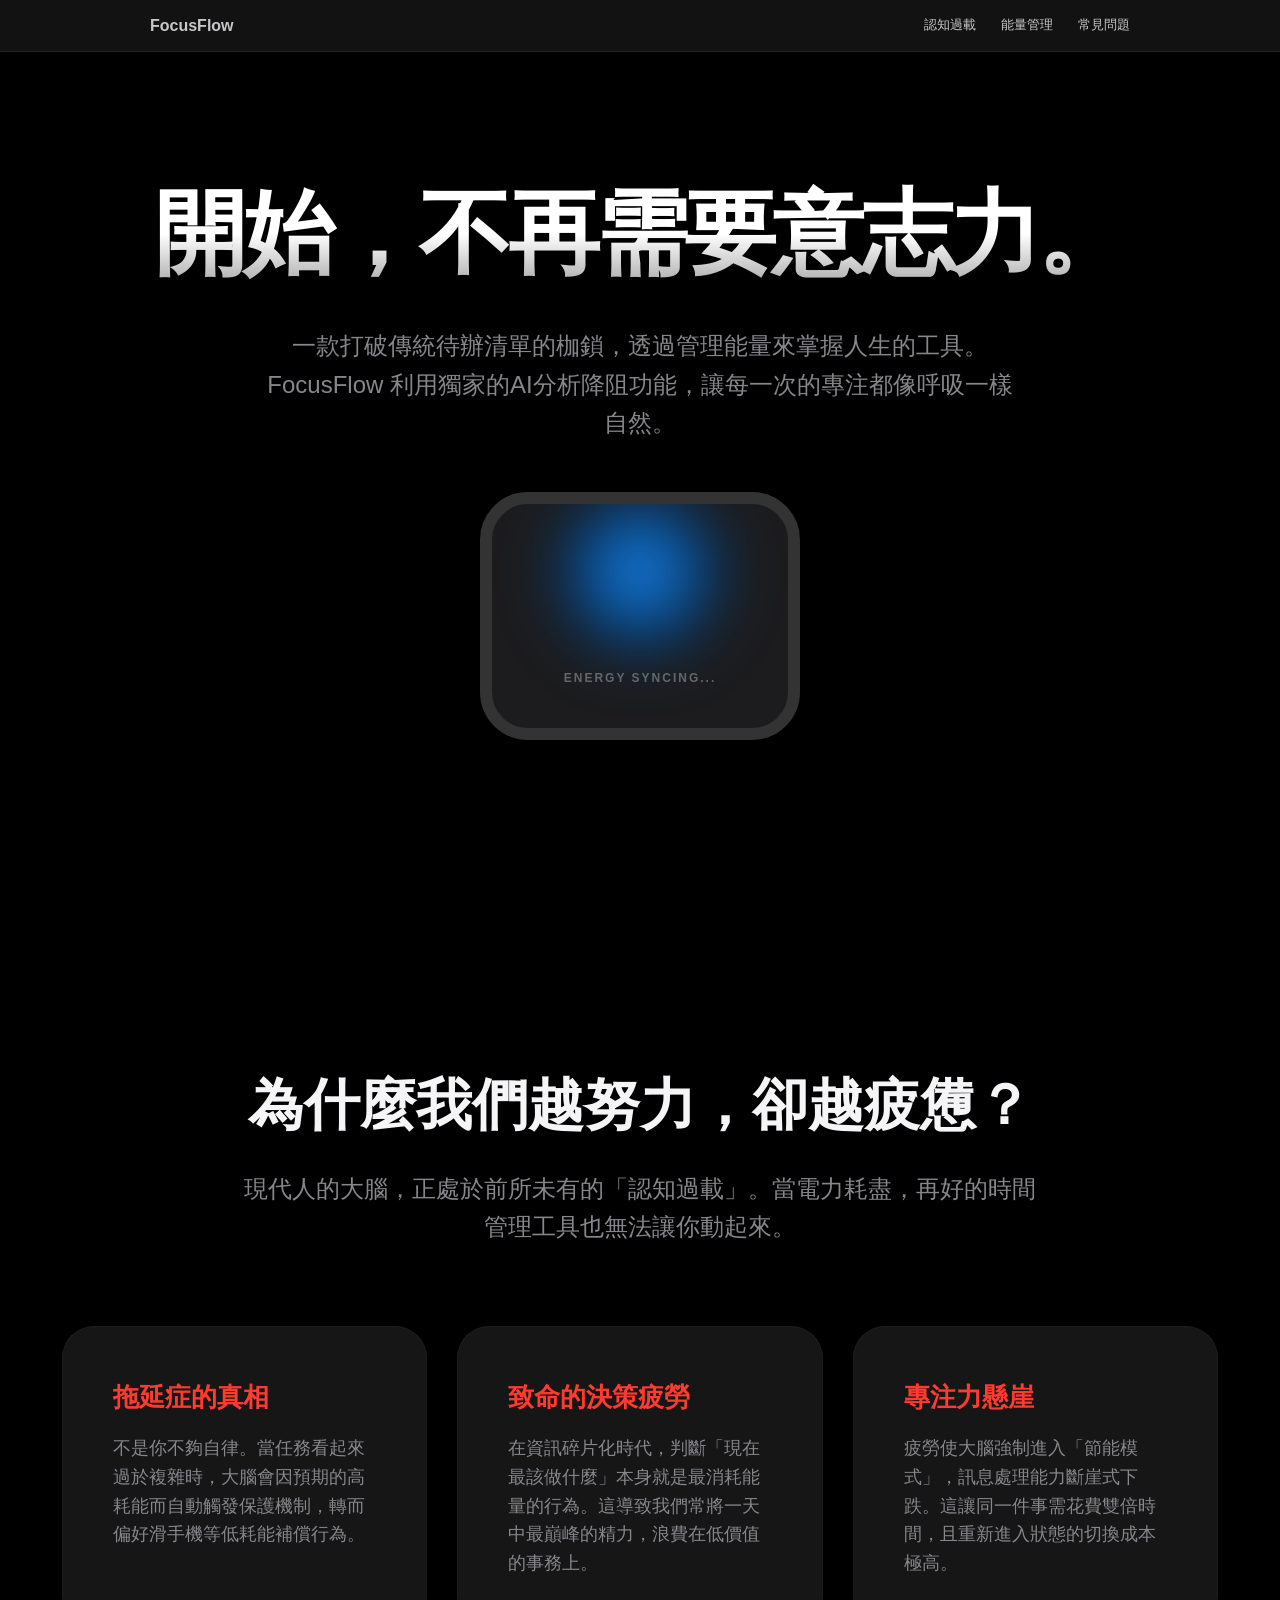
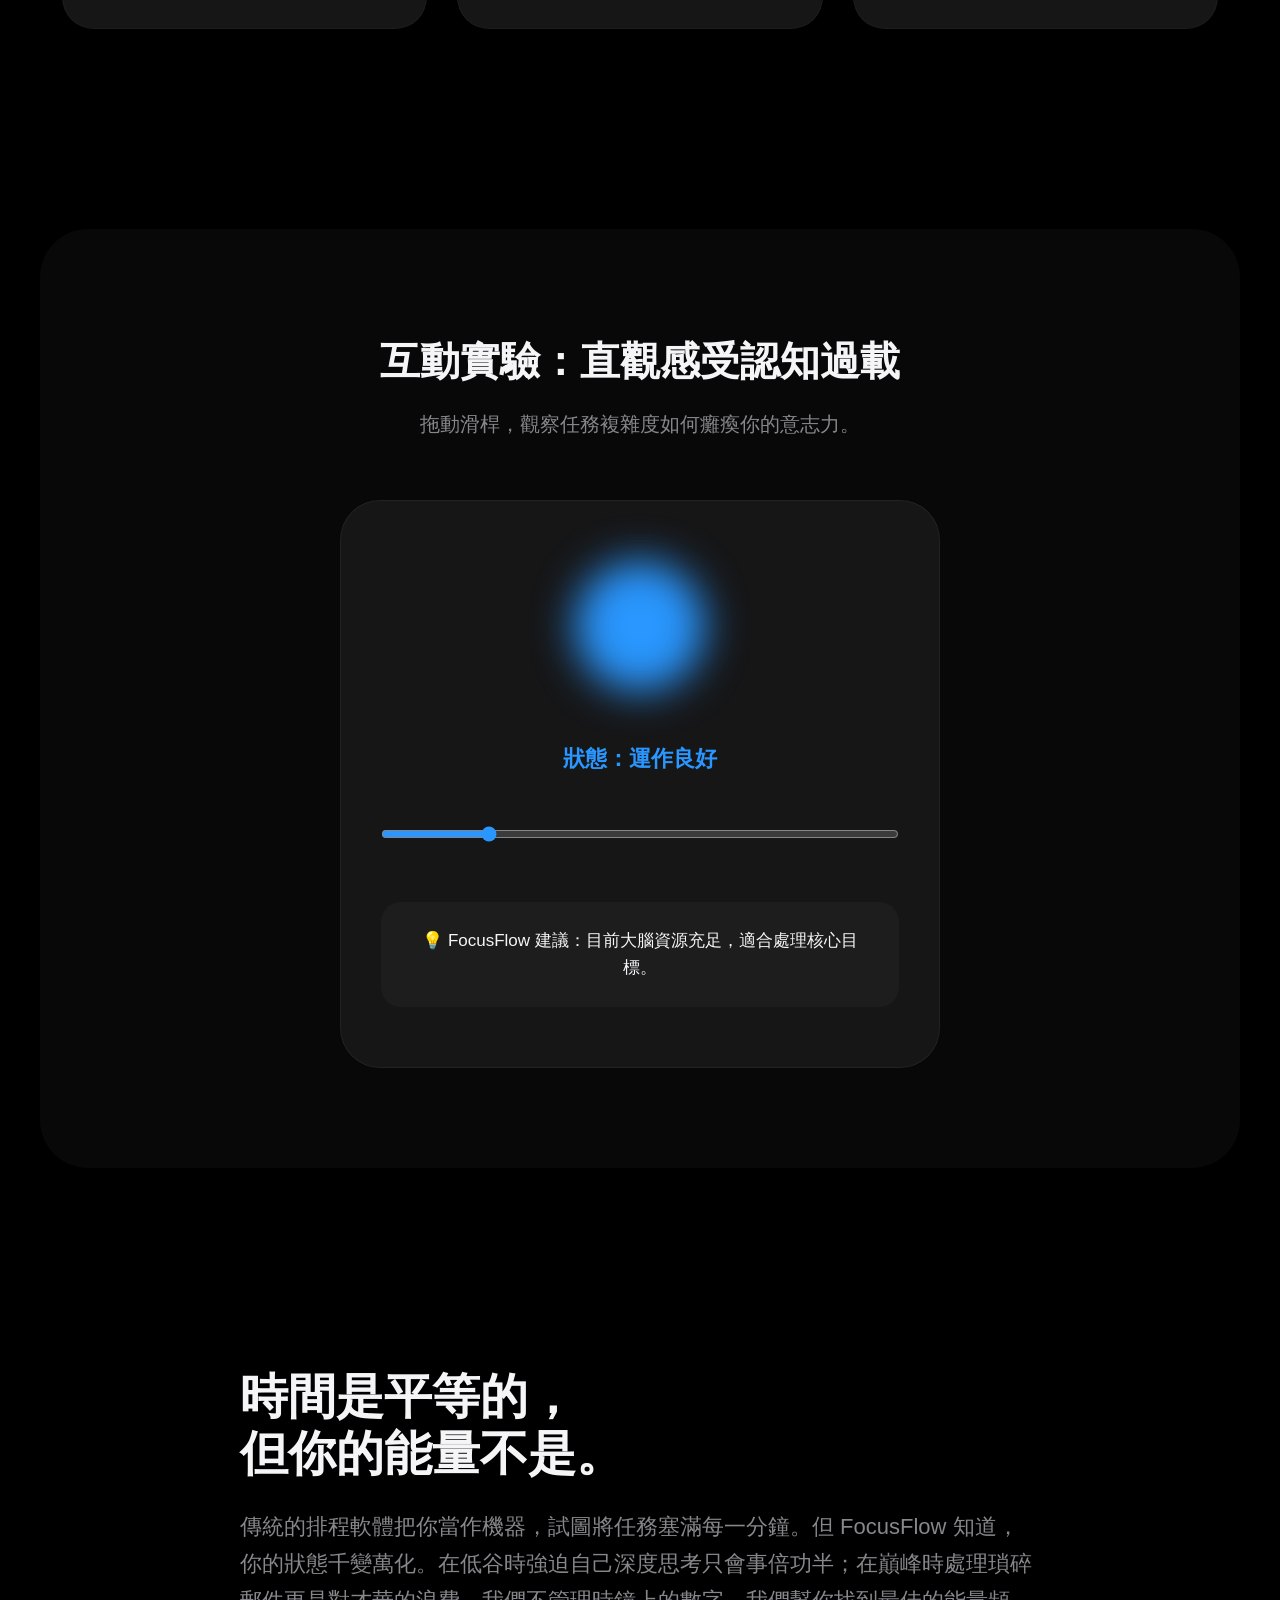
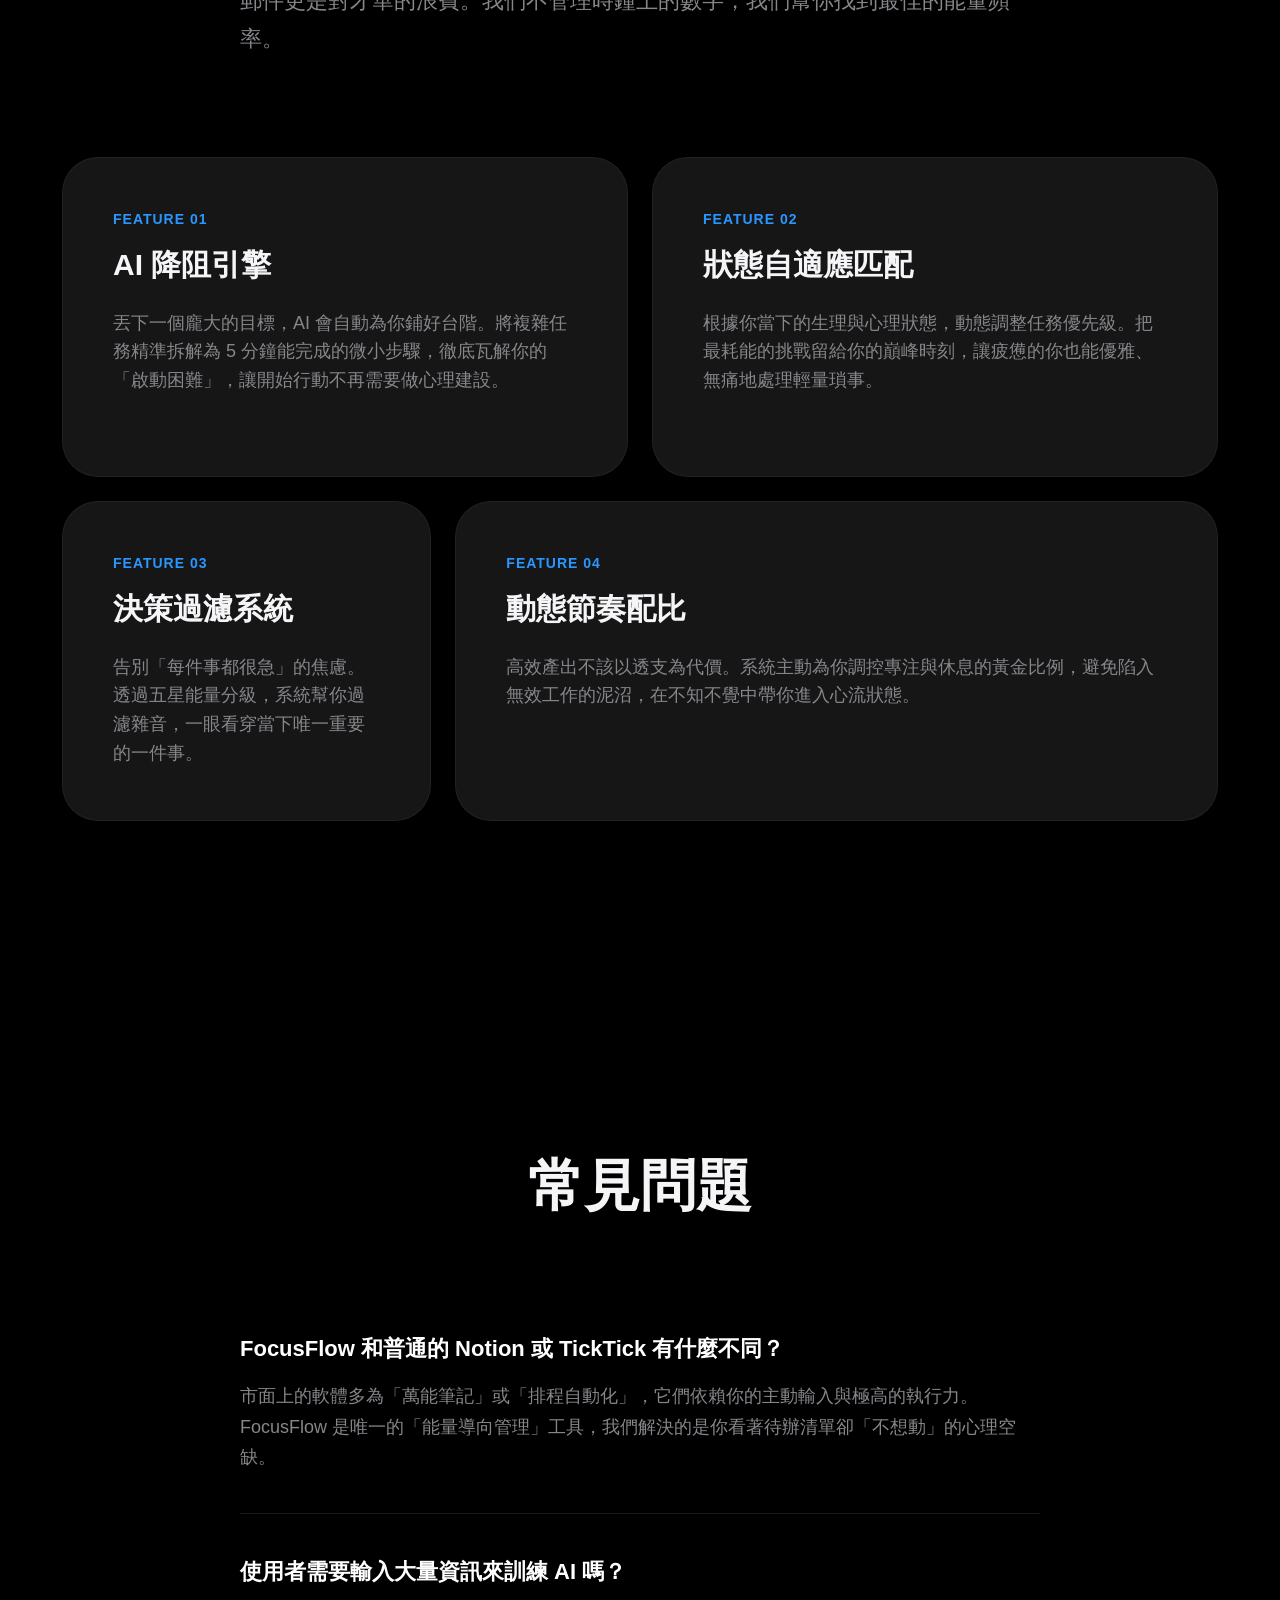
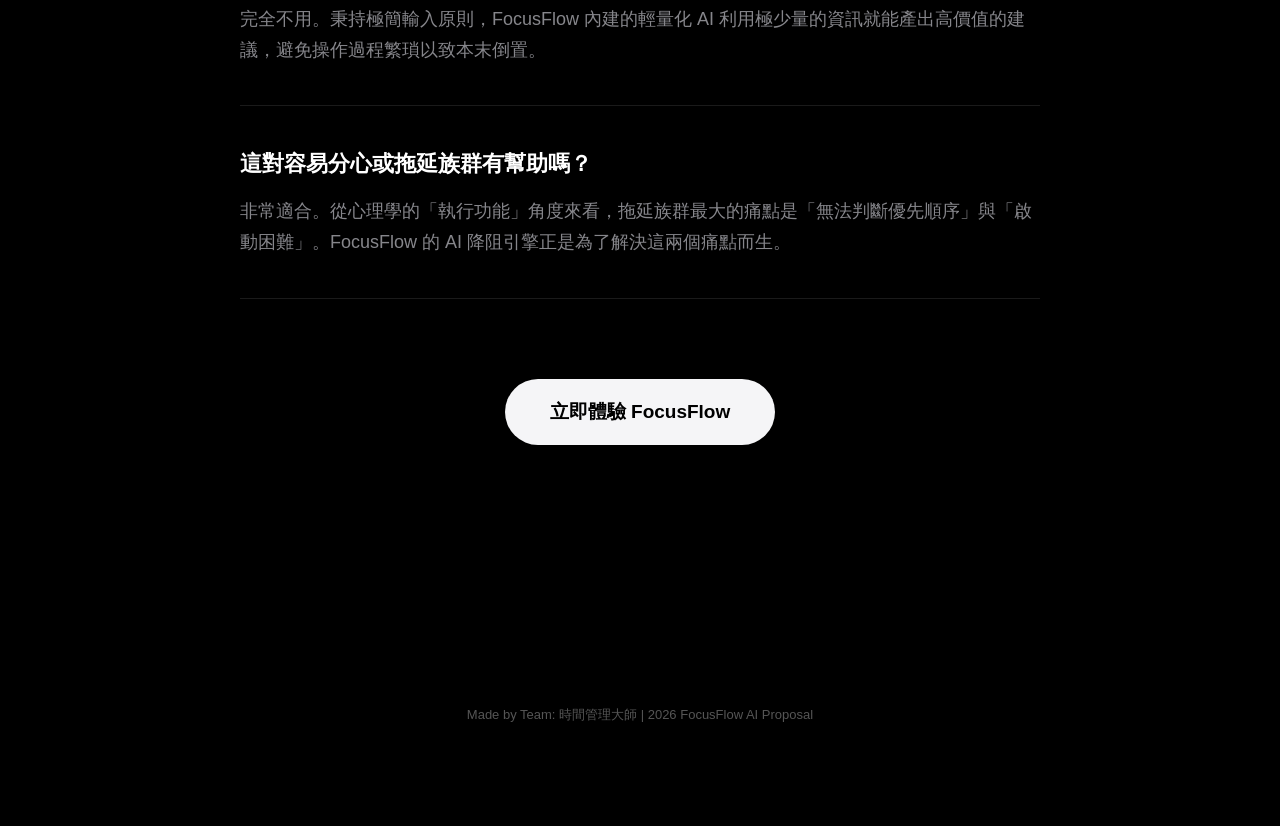
<file: index.html>
<!DOCTYPE html>
<html lang="zh-TW">
<head>
    <meta charset="UTF-8">
    <meta name="viewport" content="width=device-width, initial-scale=1.0">
    <title>FocusFlow AI - 重新定義專注的未來</title>
    <style>
        :root {
            --bg: #000; --text: #f5f5f7; --text-m: #86868b; --accent: #2997ff;
            --glass: rgba(22, 22, 23, 0.85); --card: #161617;
        }
        * { box-sizing: border-box; margin: 0; padding: 0; }
        html { scroll-behavior: smooth; }
        body {
            font-family: -apple-system, BlinkMacSystemFont, "SF Pro TC", "PingFang TC", sans-serif;
            background: var(--bg); color: var(--text); line-height: 1.6;
            -webkit-font-smoothing: antialiased; overflow-x: hidden;
        }

        /* 蘋果級毛玻璃導覽列 */
        nav {
            position: fixed; top: 0; width: 100%; height: 52px;
            background: var(--glass); backdrop-filter: saturate(180%) blur(20px);
            -webkit-backdrop-filter: saturate(180%) blur(20px);
            z-index: 1000; display: flex; justify-content: center;
            border-bottom: 1px solid rgba(255,255,255,0.08);
        }
        .nav-c { width: 100%; max-width: 1024px; display: flex; align-items: center; justify-content: space-between; padding: 0 22px; font-size: 13px; }
        .nav-c a { color: var(--text); text-decoration: none; opacity: 0.8; transition: 0.3s; }
        .nav-c a:hover { opacity: 1; color: var(--accent); }

        /* 滑動揭曉動畫 */
        .reveal { opacity: 0; transform: translateY(40px) scale(0.98); transition: all 1s cubic-bezier(0.15, 0, 0.15, 1); }
        .reveal.active { opacity: 1; transform: translateY(0) scale(1); }

        .section { padding: 160px 22px; max-width: 1200px; margin: 0 auto; text-align: center; }

        /* Hero 區塊 */
        .hero { height: 100vh; display: flex; flex-direction: column; justify-content: center; align-items: center; }
        .hero h1 { font-size: clamp(48px, 12vw, 92px); font-weight: 700; letter-spacing: -0.04em; background: linear-gradient(180deg, #fff 50%, #888 100%); -webkit-background-clip: text; -webkit-text-fill-color: transparent; margin-bottom: 20px; }
        .hero p { font-size: clamp(18px, 2.5vw, 24px); color: var(--text-m); max-width: 750px; margin-bottom: 50px; line-height: 1.6; }

        /* 能量核心 */
        .mockup { width: 320px; height: 550px; background: #1c1c1e; border: 12px solid #333; border-radius: 48px; position: relative; overflow: hidden; box-shadow: 0 50px 100px rgba(0,0,0,0.6); }
        .core { width: 160px; height: 160px; background: radial-gradient(circle, #2997ff, #004488, transparent); filter: blur(30px); border-radius: 50%; position: absolute; top: 30%; left: 50%; transform: translate(-50%, -50%); animation: pulse 4s infinite ease-in-out; }
        @keyframes pulse { 0%, 100% { transform: translate(-50%, -50%) scale(1); opacity: 0.5; } 50% { transform: translate(-50%, -50%) scale(1.4); opacity: 0.9; } }

        /* 痛點區塊 */
        .problem-section { background: #000; }
        .problem-grid { display: grid; grid-template-columns: repeat(auto-fit, minmax(300px, 1fr)); gap: 30px; margin-top: 80px; }
        .p-card { background: var(--card); padding: 50px; border-radius: 32px; text-align: left; border: 1px solid rgba(255,255,255,0.03); }
        .p-card h3 { font-size: 26px; margin-bottom: 15px; color: #ff3b30; font-weight: 600; }
        .p-card p { font-size: 18px; color: var(--text-m); line-height: 1.6; }

        /* --- 互動模擬器樣式 --- */
        .simulator-section { background: #080808; border-radius: 48px; padding: 100px 22px; margin: 40px auto; }
        .sim-box { max-width: 600px; margin: 0 auto; background: #161617; padding: 60px 40px; border-radius: 40px; border: 1px solid rgba(255,255,255,0.05); }
        #brain-orb { width: 130px; height: 130px; background: var(--accent); border-radius: 50%; margin: 0 auto 50px; filter: blur(20px); transition: 0.3s; }
        input[type=range] { width: 100%; accent-color: var(--accent); margin: 20px 0; cursor: pointer; }

        /* 核心哲學 */
        .philosophy { max-width: 800px; margin: 0 auto 100px; text-align: left; }
        .philosophy h2 { font-size: 48px; margin-bottom: 25px; line-height: 1.2; }
        .philosophy p { font-size: 22px; color: var(--text-m); line-height: 1.7; }

        /* Bento Grid 功能區塊 */
        .bento { display: grid; grid-template-columns: repeat(6, 1fr); grid-auto-rows: minmax(320px, auto); gap: 24px; margin-top: 40px; }
        .b-item { background: var(--card); border-radius: 36px; padding: 50px; text-align: left; transition: 0.4s cubic-bezier(0.4, 0, 0.2, 1); border: 1px solid rgba(255,255,255,0.05); }
        .b-item:hover { transform: translateY(-10px); border-color: var(--accent); box-shadow: 0 20px 40px rgba(0,0,0,0.4); }
        .b-item h3 { font-size: 30px; margin-bottom: 20px; font-weight: 600; }
        .b-item p { font-size: 18px; color: var(--text-m); line-height: 1.6; }
        
        .b-1 { grid-column: 1 / 4; }
        .b-2 { grid-column: 4 / 7; }
        .b-3 { grid-column: 1 / 3; }
        .b-4 { grid-column: 3 / 7; }

        /* FAQ */
        .faq { max-width: 800px; margin: 0 auto; text-align: left; }
        .faq-i { border-bottom: 1px solid rgba(255,255,255,0.1); padding: 40px 0; }
        .faq-i h4 { font-size: 22px; margin-bottom: 15px; color: #fff; font-weight: 600; }
        .faq-i p { font-size: 18px; color: var(--text-m); line-height: 1.7; }

        .btn { background: var(--text); color: #000; padding: 18px 45px; border-radius: 980px; font-size: 19px; font-weight: 600; text-decoration: none; display: inline-block; transition: 0.3s; margin-top: 80px; }
        .btn:hover { transform: scale(1.05); background: #fff; }

        @media (max-width: 768px) {
            .bento { grid-template-columns: 1fr; }
            .b-1, .b-2, .b-3, .b-4 { grid-column: 1 / -1; }
            .b-item { padding: 40px; }
        }
    </style>
</head>
<body>
    <nav><div class="nav-c">
        <a href="#" style="font-weight: 600; font-size: 16px;">FocusFlow</a>
        <div style="display:flex; gap:25px;">
            <a href="#problem">認知過載</a>
            <a href="#features">能量管理</a>
            <a href="#faq">常見問題</a>
        </div>
    </div></nav>

    <header class="section hero">
        <h1 class="reveal">開始，不再需要意志力。</h1>
        <p class="reveal">一款打破傳統待辦清單的枷鎖，透過管理能量來掌握人生的工具。FocusFlow 利用獨家的AI分析降阻功能，讓每一次的專注都像呼吸一樣自然。</p>
        <div class="mockup reveal">
            <div class="core"></div>
            <div style="position:absolute; bottom:40px; width:100%; text-align:center; color:#666; font-size:12px; letter-spacing:2px; font-weight:600;">ENERGY SYNCING...</div>
        </div>
    </header>

    <section id="problem" class="section problem-section">
        <h2 class="reveal" style="font-size: 56px; margin-bottom: 20px; font-weight: 700;">為什麼我們越努力，卻越疲憊？</h2>
        <p class="reveal" style="color:var(--text-m); font-size: 24px; max-width: 800px; margin: 0 auto;">現代人的大腦，正處於前所未有的「認知過載」。當電力耗盡，再好的時間管理工具也無法讓你動起來。</p>
        
        <div class="problem-grid">
            <div class="p-card reveal">
                <h3>拖延症的真相</h3>
                <p>不是你不夠自律。當任務看起來過於複雜時，大腦會因預期的高耗能而自動觸發保護機制，轉而偏好滑手機等低耗能補償行為。</p>
            </div>
            <div class="p-card reveal">
                <h3>致命的決策疲勞</h3>
                <p>在資訊碎片化時代，判斷「現在最該做什麼」本身就是最消耗能量的行為。這導致我們常將一天中最巔峰的精力，浪費在低價值的事務上。</p>
            </div>
            <div class="p-card reveal">
                <h3>專注力懸崖</h3>
                <p>疲勞使大腦強制進入「節能模式」，訊息處理能力斷崖式下跌。這讓同一件事需花費雙倍時間，且重新進入狀態的切換成本極高。</p>
            </div>
        </div>
    </section>

    <section class="section simulator-section reveal">
        <h2 style="font-size: 40px; font-weight: 700; margin-bottom: 15px;">互動實驗：直觀感受認知過載</h2>
        <p style="color: var(--text-m); font-size: 20px; margin-bottom: 60px;">拖動滑桿，觀察任務複雜度如何癱瘓你的意志力。</p>
        <div class="sim-box">
            <div id="brain-orb"></div>
            <div id="status-label" style="font-size: 22px; font-weight: 700; margin-bottom: 30px; color: var(--accent);">狀態：運作良好</div>
            <input type="range" id="stress-range" min="0" max="100" value="20">
            <div id="ai-msg" style="margin-top: 40px; font-size: 17px; background: rgba(255,255,255,0.03); padding: 25px; border-radius: 20px; min-height: 80px;">
                💡 FocusFlow 建議：目前大腦資源充足，適合處理核心目標。
            </div>
        </div>
    </section>

    <section id="features" class="section">
        <div class="philosophy reveal">
            <h2>時間是平等的，<br>但你的能量不是。</h2>
            <p>傳統的排程軟體把你當作機器，試圖將任務塞滿每一分鐘。但 FocusFlow 知道，你的狀態千變萬化。在低谷時強迫自己深度思考只會事倍功半；在巔峰時處理瑣碎郵件更是對才華的浪費。我們不管理時鐘上的數字，我們幫你找到最佳的能量頻率。</p>
        </div>

        <div class="bento">
            <div class="b-item b-1 reveal">
                <span style="color:var(--accent); font-size:14px; font-weight:700; letter-spacing:1px; display:block; margin-bottom:10px;">FEATURE 01</span>
                <h3>AI 降阻引擎</h3>
                <p>丟下一個龐大的目標，AI 會自動為你鋪好台階。將複雜任務精準拆解為 5 分鐘能完成的微小步驟，徹底瓦解你的「啟動困難」，讓開始行動不再需要做心理建設。</p>
            </div>
            <div class="b-item b-2 reveal">
                <span style="color:var(--accent); font-size:14px; font-weight:700; letter-spacing:1px; display:block; margin-bottom:10px;">FEATURE 02</span>
                <h3>狀態自適應匹配</h3>
                <p>根據你當下的生理與心理狀態，動態調整任務優先級。把最耗能的挑戰留給你的巔峰時刻，讓疲憊的你也能優雅、無痛地處理輕量瑣事。</p>
            </div>
            <div class="b-item b-3 reveal">
                <span style="color:var(--accent); font-size:14px; font-weight:700; letter-spacing:1px; display:block; margin-bottom:10px;">FEATURE 03</span>
                <h3>決策過濾系統</h3>
                <p>告別「每件事都很急」的焦慮。透過五星能量分級，系統幫你過濾雜音，一眼看穿當下唯一重要的一件事。</p>
            </div>
            <div class="b-item b-4 reveal">
                <span style="color:var(--accent); font-size:14px; font-weight:700; letter-spacing:1px; display:block; margin-bottom:10px;">FEATURE 04</span>
                <h3>動態節奏配比</h3>
                <p>高效產出不該以透支為代價。系統主動為你調控專注與休息的黃金比例，避免陷入無效工作的泥沼，在不知不覺中帶你進入心流狀態。</p>
            </div>
        </div>
    </section>

    <section id="faq" class="section">
        <h2 class="reveal" style="font-size: 56px; margin-bottom: 60px;">常見問題</h2>
        <div class="faq reveal">
            <div class="faq-i">
                <h4>FocusFlow 和普通的 Notion 或 TickTick 有什麼不同？</h4>
                <p>市面上的軟體多為「萬能筆記」或「排程自動化」，它們依賴你的主動輸入與極高的執行力。FocusFlow 是唯一的「能量導向管理」工具，我們解決的是你看著待辦清單卻「不想動」的心理空缺。</p>
            </div>
            <div class="faq-i">
                <h4>使用者需要輸入大量資訊來訓練 AI 嗎？</h4>
                <p>完全不用。秉持極簡輸入原則，FocusFlow 內建的輕量化 AI 利用極少量的資訊就能產出高價值的建議，避免操作過程繁瑣以致本末倒置。</p>
            </div>
            <div class="faq-i">
                <h4>這對容易分心或拖延族群有幫助嗎？</h4>
                <p>非常適合。從心理學的「執行功能」角度來看，拖延族群最大的痛點是「無法判斷優先順序」與「啟動困難」。FocusFlow 的 AI 降阻引擎正是為了解決這兩個痛點而生。</p>
            </div>
        </div>
        <a href="#" class="btn reveal">立即體驗 FocusFlow</a>
    </section>

    <footer style="padding: 100px 20px; text-align: center; color: #555; font-size: 13px;">
        Made by Team: 時間管理大師 | 2026 FocusFlow AI Proposal
    </footer>

    <script>
        // 滾動觀察器
        const observer = new IntersectionObserver((entries) => {
            entries.forEach(entry => {
                if (entry.isIntersecting) {
                    entry.target.classList.add('active');
                }
            });
        }, { threshold: 0.1 });
        document.querySelectorAll('.reveal').forEach(el => observer.observe(el));

        // 模擬器腳本
        const slider = document.getElementById('stress-range');
        const brain = document.getElementById('brain-orb');
        const statusLabel = document.getElementById('status-label');
        const aiMsg = document.getElementById('ai-msg');

        slider.addEventListener('input', (e) => {
            const val = e.target.value;
            const scale = 1 + (val / 150);
            const blur = 20 + (val / 5);
            
            brain.style.transform = `scale(${scale})`;
            brain.style.filter = `blur(${blur}px)`;
            
            if (val < 40) {
                brain.style.background = '#2997ff';
                statusLabel.innerText = '狀態：運作良好';
                statusLabel.style.color = '#2997ff';
                aiMsg.innerHTML = '💡 FocusFlow 建議：目前大腦資源充足，適合處理高耗能的核心目標。';
            } else if (val < 80) {
                brain.style.background = '#e2c027';
                statusLabel.innerText = '狀態：感到吃力';
                statusLabel.style.color = '#e2c027';
                aiMsg.innerHTML = '💡 FocusFlow 建議：認知資源開始分散。系統準備啟動「降阻引擎」，建議將任務拆解。';
            } else {
                brain.style.background = '#ff3b30';
                statusLabel.innerText = '偵測到認知過載！';
                statusLabel.style.color = '#ff3b30';
                aiMsg.innerHTML = '⚠️ 系統警報：大腦進入拖延保護機制（開始滑手機...）。建議暫停決策，休息 5 分鐘重置能量。';
                // 顫抖特效
                brain.style.transform = `scale(${scale}) translate(${(Math.random()-0.5)*5}px, ${(Math.random()-0.5)*5}px)`;
            }
        });
    </script>
</body>
</html>
</file>
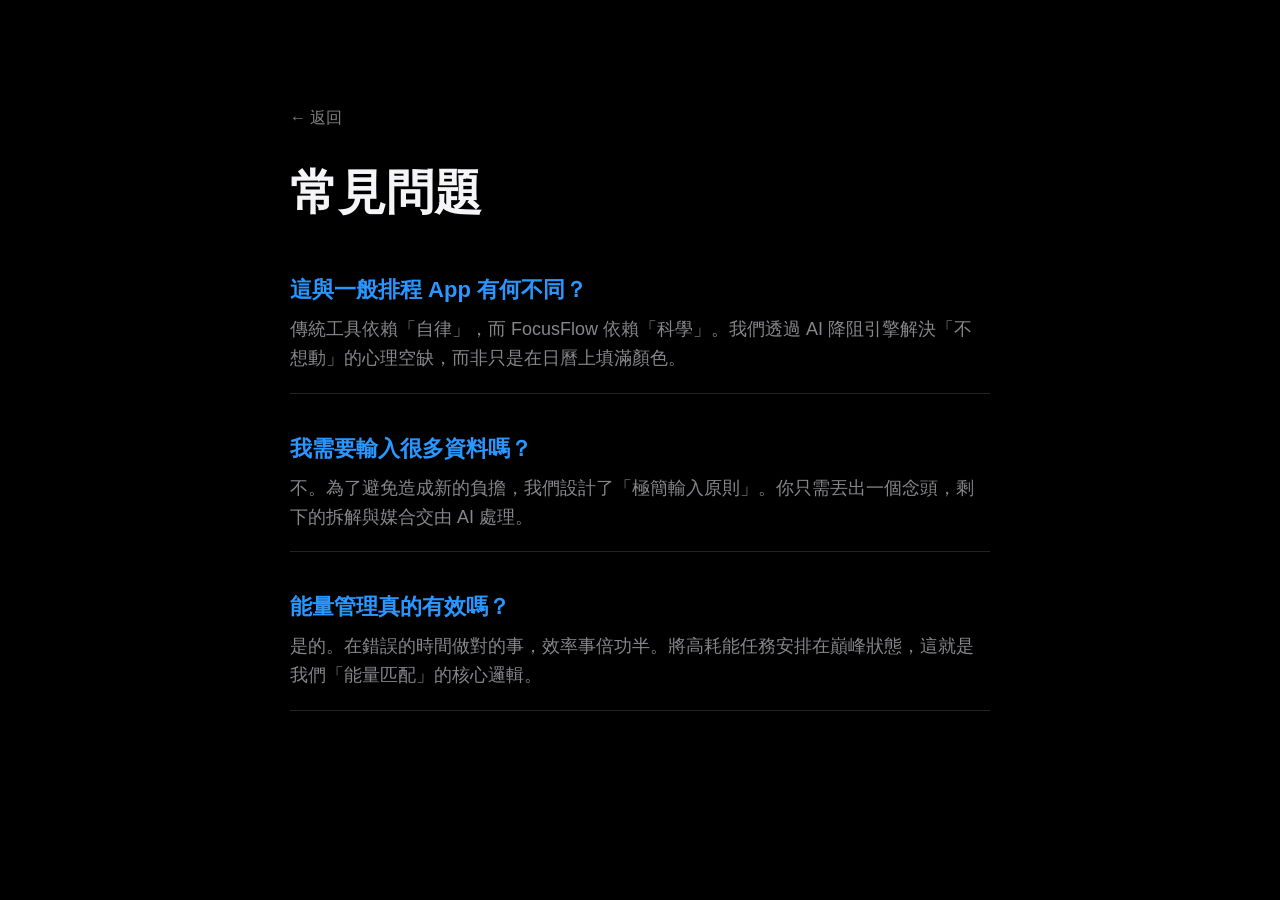
<file: faq.html>
<!DOCTYPE html>
<html lang="zh-TW">
<head>
    <meta charset="UTF-8">
    <meta name="viewport" content="width=device-width, initial-scale=1.0">
    <title>常見問題 - FocusFlow</title>
    <style>
        :root { --bg: #000; --text: #f5f5f7; --accent: #2997ff; }
        body { font-family: -apple-system, sans-serif; background: var(--bg); color: var(--text); display: flex; justify-content: center; padding-top: 80px; }
        .container { width: 100%; max-width: 700px; padding: 20px; }
        h1 { font-size: 48px; margin-bottom: 50px; }
        .q { font-size: 22px; font-weight: 600; color: var(--accent); margin-top: 40px; }
        .a { font-size: 18px; color: #86868b; margin-top: 10px; line-height: 1.6; padding-bottom: 20px; border-bottom: 1px solid #222; }
    </style>
</head>
<body>
    <div class="container">
        <a href="index.html" style="color:#fff; text-decoration:none; opacity:0.5;">← 返回</a>
        <h1>常見問題</h1>
        
        <div class="q">這與一般排程 App 有何不同？</div>
        <div class="a">傳統工具依賴「自律」，而 FocusFlow 依賴「科學」。我們透過 AI 降阻引擎解決「不想動」的心理空缺，而非只是在日曆上填滿顏色。</div>

        <div class="q">我需要輸入很多資料嗎？</div>
        <div class="a">不。為了避免造成新的負擔，我們設計了「極簡輸入原則」。你只需丟出一個念頭，剩下的拆解與媒合交由 AI 處理。</div>

        <div class="q">能量管理真的有效嗎？</div>
        <div class="a">是的。在錯誤的時間做對的事，效率事倍功半。將高耗能任務安排在巔峰狀態，這就是我們「能量匹配」的核心邏輯。</div>
    </div>
</body>
</html>
</file>
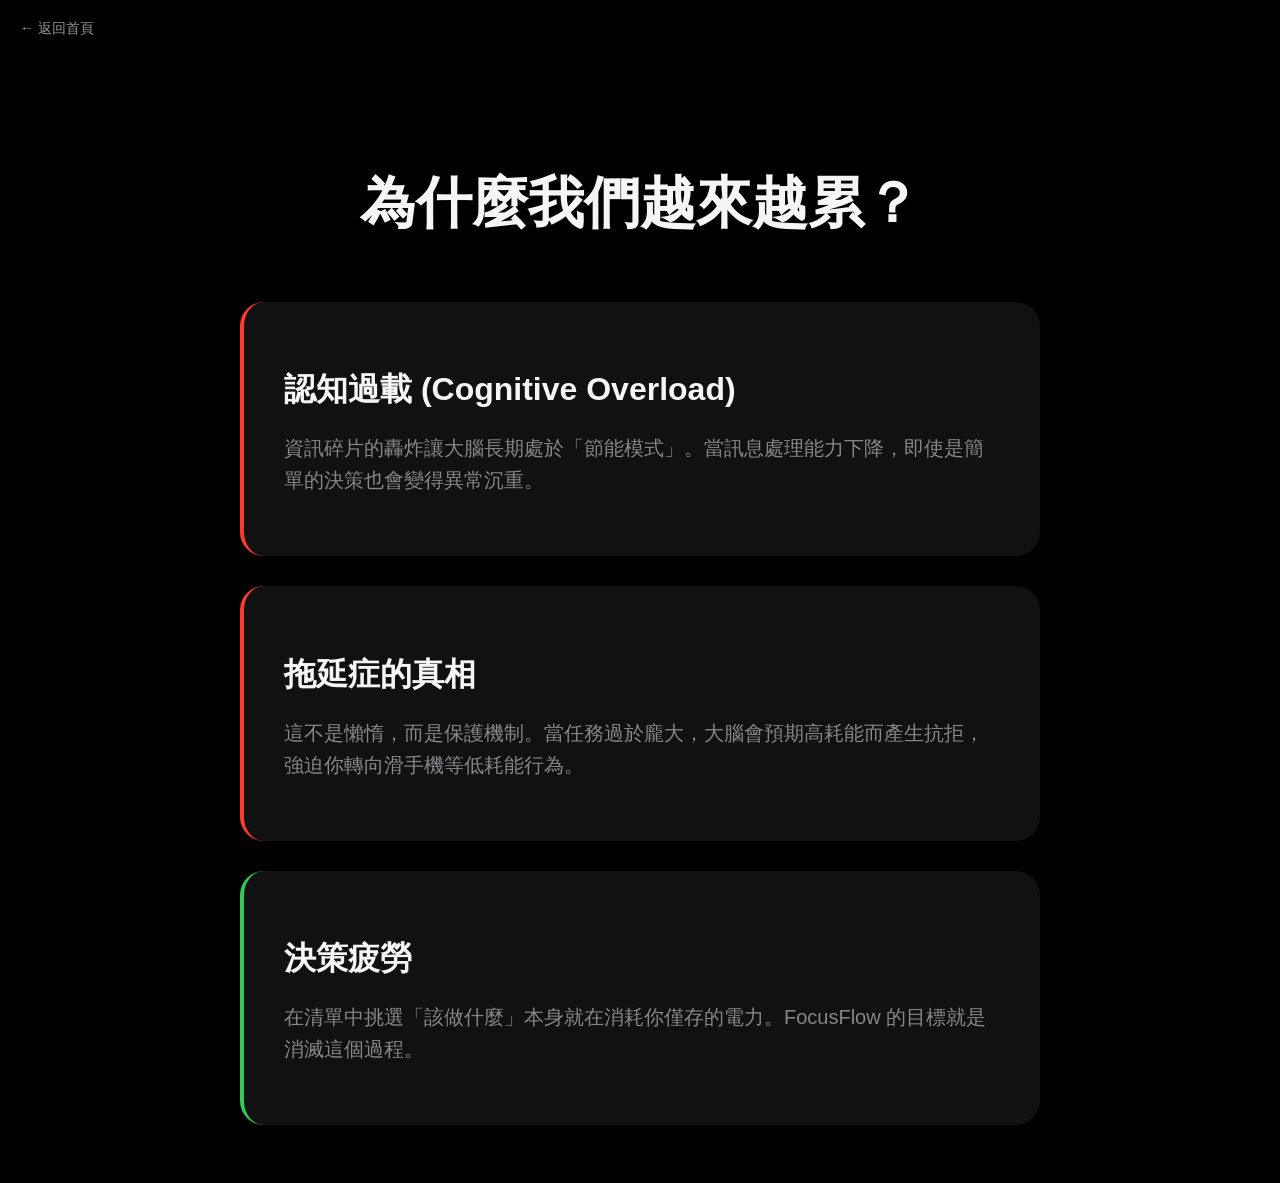
<file: problem.html>
<!DOCTYPE html>
<html lang="zh-TW">
<head>
    <meta charset="UTF-8">
    <meta name="viewport" content="width=device-width, initial-scale=1.0">
    <title>認知過載與痛點 - FocusFlow</title>
    <style>
        :root { --bg: #000; --text: #f5f5f7; --text-m: #86868b; --accent: #ff3b30; }
        body { font-family: -apple-system, sans-serif; background: var(--bg); color: var(--text); padding-top: 100px; }
        .container { max-width: 800px; margin: 0 auto; padding: 20px; }
        h1 { font-size: 56px; margin-bottom: 60px; text-align: center; }
        .card { background: #111; padding: 40px; border-radius: 24px; margin-bottom: 30px; border-left: 4px solid var(--accent); }
        h2 { font-size: 32px; margin-bottom: 15px; }
        p { font-size: 20px; color: var(--text-m); line-height: 1.6; }
        .nav-back { position: fixed; top: 20px; left: 20px; color: var(--text); text-decoration: none; font-size: 14px; opacity: 0.6; }
    </style>
</head>
<body>
    <a href="index.html" class="nav-back">← 返回首頁</a>
    <div class="container">
        <h1>為什麼我們越來越累？</h1>
        <div class="card">
            <h2>認知過載 (Cognitive Overload)</h2>
            <p>資訊碎片的轟炸讓大腦長期處於「節能模式」。當訊息處理能力下降，即使是簡單的決策也會變得異常沉重。</p>
        </div>
        <div class="card">
            <h2>拖延症的真相</h2>
            <p>這不是懶惰，而是保護機制。當任務過於龐大，大腦會預期高耗能而產生抗拒，強迫你轉向滑手機等低耗能行為。</p>
        </div>
        <div class="card" style="border-left-color: #34c759;">
            <h2>決策疲勞</h2>
            <p>在清單中挑選「該做什麼」本身就在消耗你僅存的電力。FocusFlow 的目標就是消滅這個過程。</p>
        </div>
    </div>
</body>
</html>
</file>
